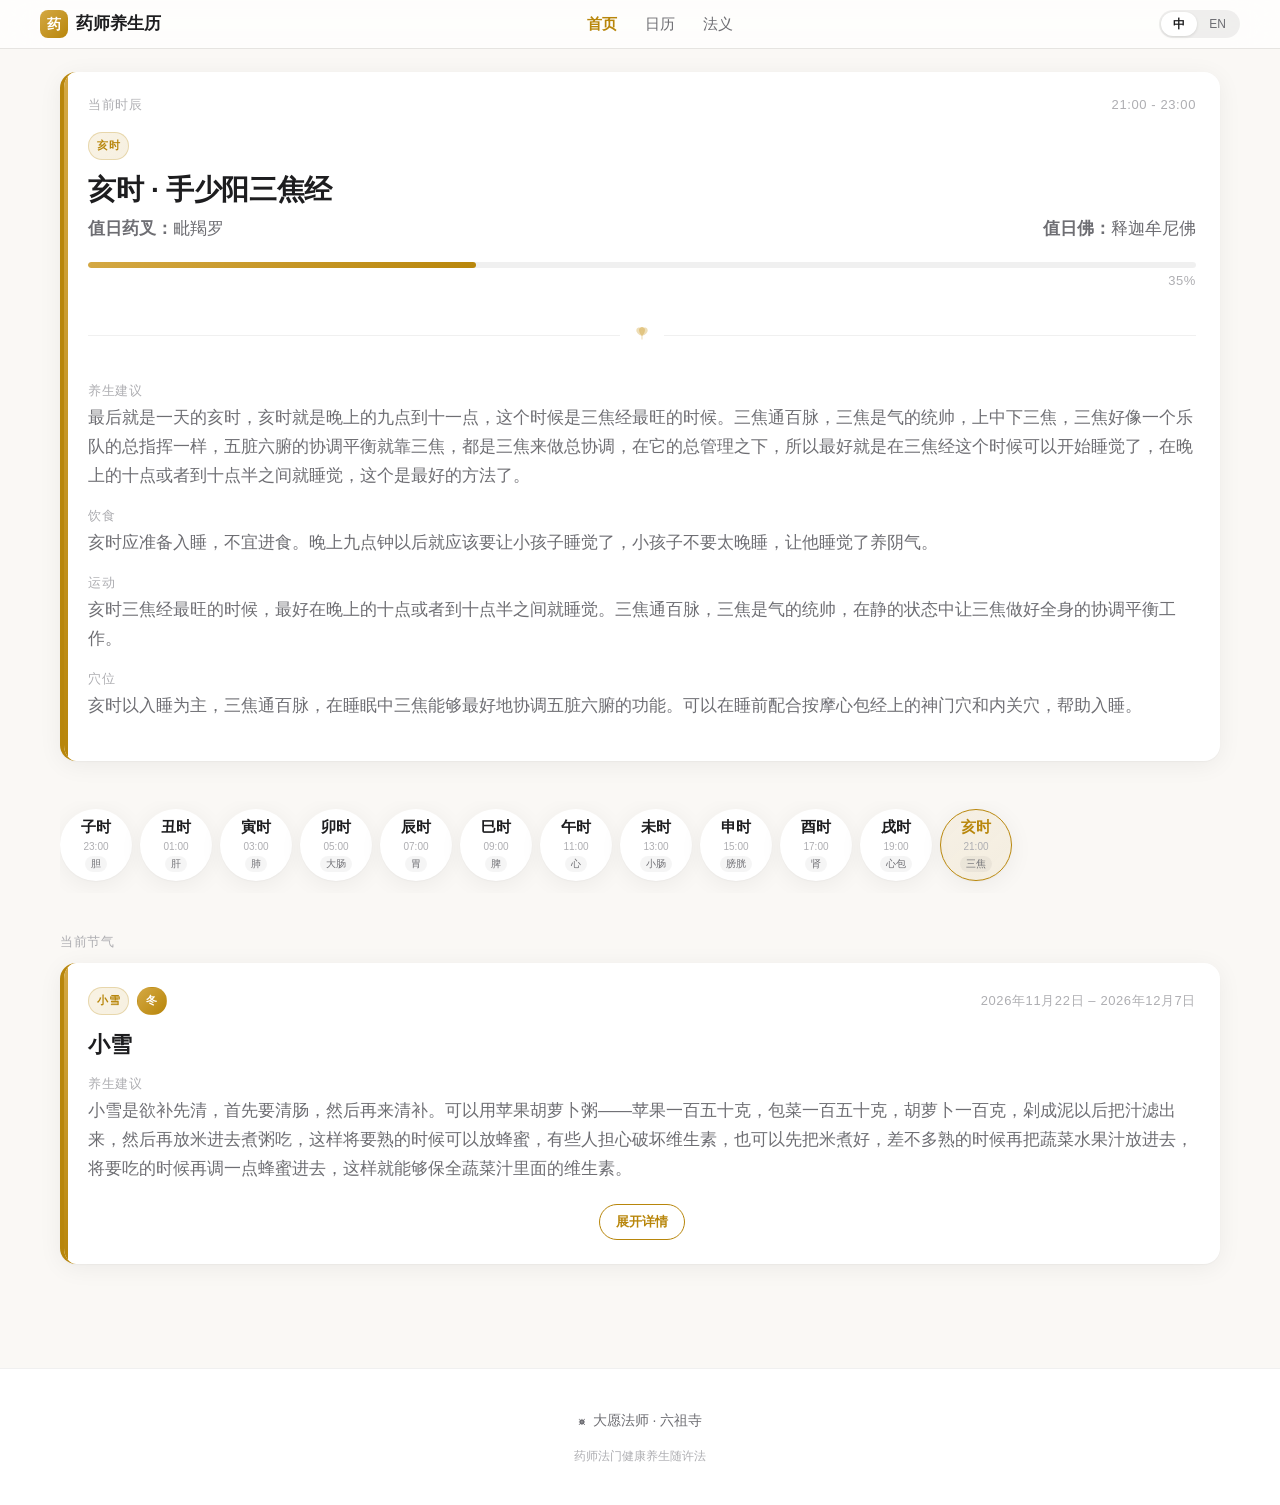
<file: index.html>
<!DOCTYPE html>
<html lang="zh-CN">
<head>
  <meta charset="UTF-8">
  <meta name="viewport" content="width=device-width, initial-scale=1.0">
  <title>药师法门 · 养生 | Medicine Buddha Wellness</title>
  <meta name="description" content="药师法门健康养生随许法 — 大愿法师讲述。Medicine Buddha health cultivation practices.">
  <meta name="theme-color" content="#B8860B">
  <meta name="apple-mobile-web-app-capable" content="yes">
  <meta name="apple-mobile-web-app-status-bar-style" content="default">
  <meta property="og:title" content="药师法门 · 养生 | Medicine Buddha Wellness">
  <meta property="og:description" content="药师法门健康养生随许法 — 大愿法师讲述。Auto-detect your current 时辰 and 节气 for personalized health advice.">
  <meta property="og:type" content="website">
  <link rel="icon" href="data:image/svg+xml,<svg xmlns='http://www.w3.org/2000/svg' viewBox='0 0 100 100'><text y='.9em' font-size='90'>🪷</text></svg>">
  <link rel="manifest" href="manifest.json">
  <link rel="stylesheet" href="css/style.css">
</head>
<body>
  <nav id="main-nav" class="nav"></nav>

  <main class="page-container fade-in">
    <section id="shichen-hero" class="section"></section>
    <section id="shichen-timeline" class="section"></section>
    <section id="jieqi-card" class="section"></section>
  </main>

  <footer id="footer" class="footer"></footer>
  <nav id="bottom-nav" class="bottom-nav"></nav>

  <script type="module">
    import { renderNav, renderFooter } from './js/app.js';
    import { renderShichenHero, renderShichenTimeline, startAutoRefresh } from './js/shichen.js';
    import { renderJieqiCard } from './js/jieqi.js';

    renderNav('home');
    renderShichenHero();
    renderShichenTimeline();
    renderJieqiCard();
    renderFooter();
    startAutoRefresh();

    window.addEventListener('langchange', () => {
      renderNav('home');
      renderShichenHero();
      renderShichenTimeline();
      renderJieqiCard();
      renderFooter();
    });

    if ('serviceWorker' in navigator) {
      navigator.serviceWorker.register('./sw.js');
    }
  </script>
</body>
</html>
</file>
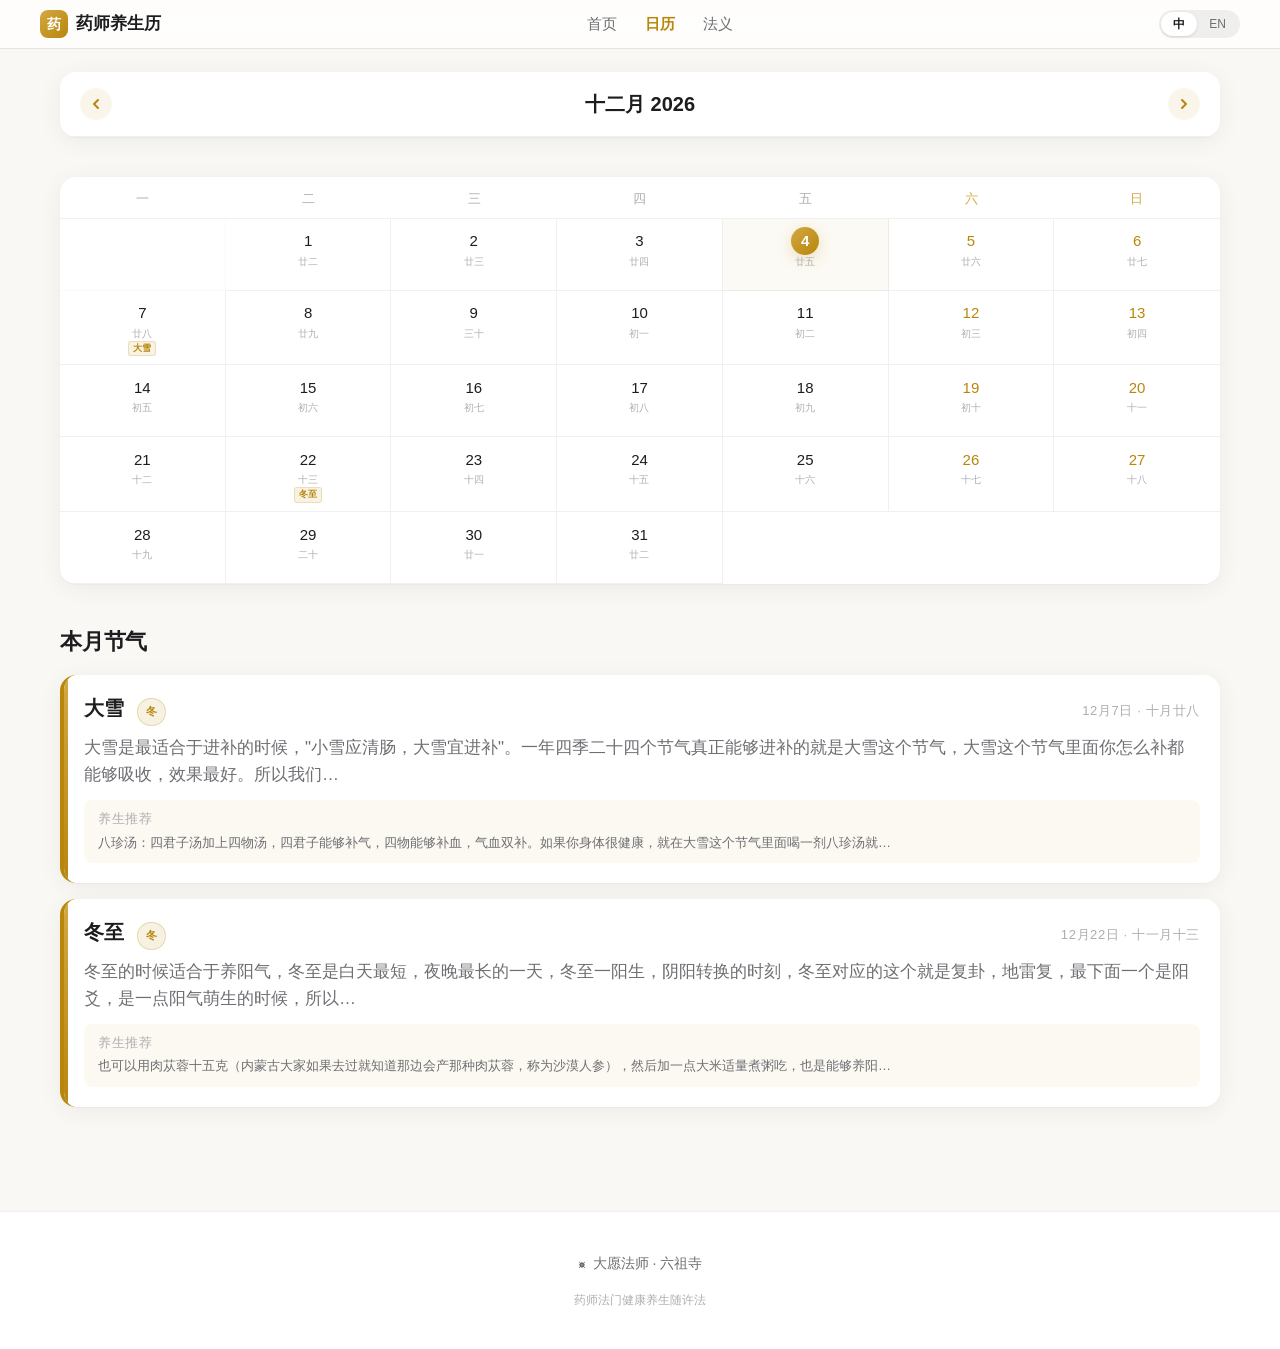
<file: calendar.html>
<!DOCTYPE html>
<html lang="zh-CN">
<head>
  <meta charset="UTF-8">
  <meta name="viewport" content="width=device-width, initial-scale=1.0">
  <title>日历 | Calendar — 药师法门养生</title>
  <meta name="description" content="药师法门健康养生随许法 — 大愿法师讲述。Medicine Buddha health cultivation practices.">
  <meta name="theme-color" content="#B8860B">
  <meta name="apple-mobile-web-app-capable" content="yes">
  <meta name="apple-mobile-web-app-status-bar-style" content="default">
  <meta property="og:title" content="日历 | Calendar — 药师法门养生">
  <meta property="og:description" content="药师法门健康养生随许法 — 大愿法师讲述。Auto-detect your current 时辰 and 节气 for personalized health advice.">
  <meta property="og:type" content="website">
  <link rel="icon" href="data:image/svg+xml,<svg xmlns='http://www.w3.org/2000/svg' viewBox='0 0 100 100'><text y='.9em' font-size='90'>🪷</text></svg>">
  <link rel="manifest" href="manifest.json">
  <link rel="stylesheet" href="css/style.css">
</head>
<body>
  <nav id="main-nav" class="nav"></nav>

  <main class="page-container fade-in">
    <div id="calendar-header" class="section"></div>
    <div id="calendar-grid" class="section"></div>
    <div id="jieqi-summary" class="section"></div>
    <div id="daily-view" class="section" style="display:none"></div>
  </main>

  <footer id="footer" class="footer"></footer>
  <nav id="bottom-nav" class="bottom-nav"></nav>

  <script type="module">
    import { renderNav, renderFooter } from './js/app.js';
    import { initCalendar } from './js/calendar.js';
    renderNav('calendar');
    initCalendar();
    renderFooter();
    window.addEventListener('langchange', () => {
      renderNav('calendar');
      initCalendar();
      renderFooter();
    });
  </script>
</body>
</html>
</file>
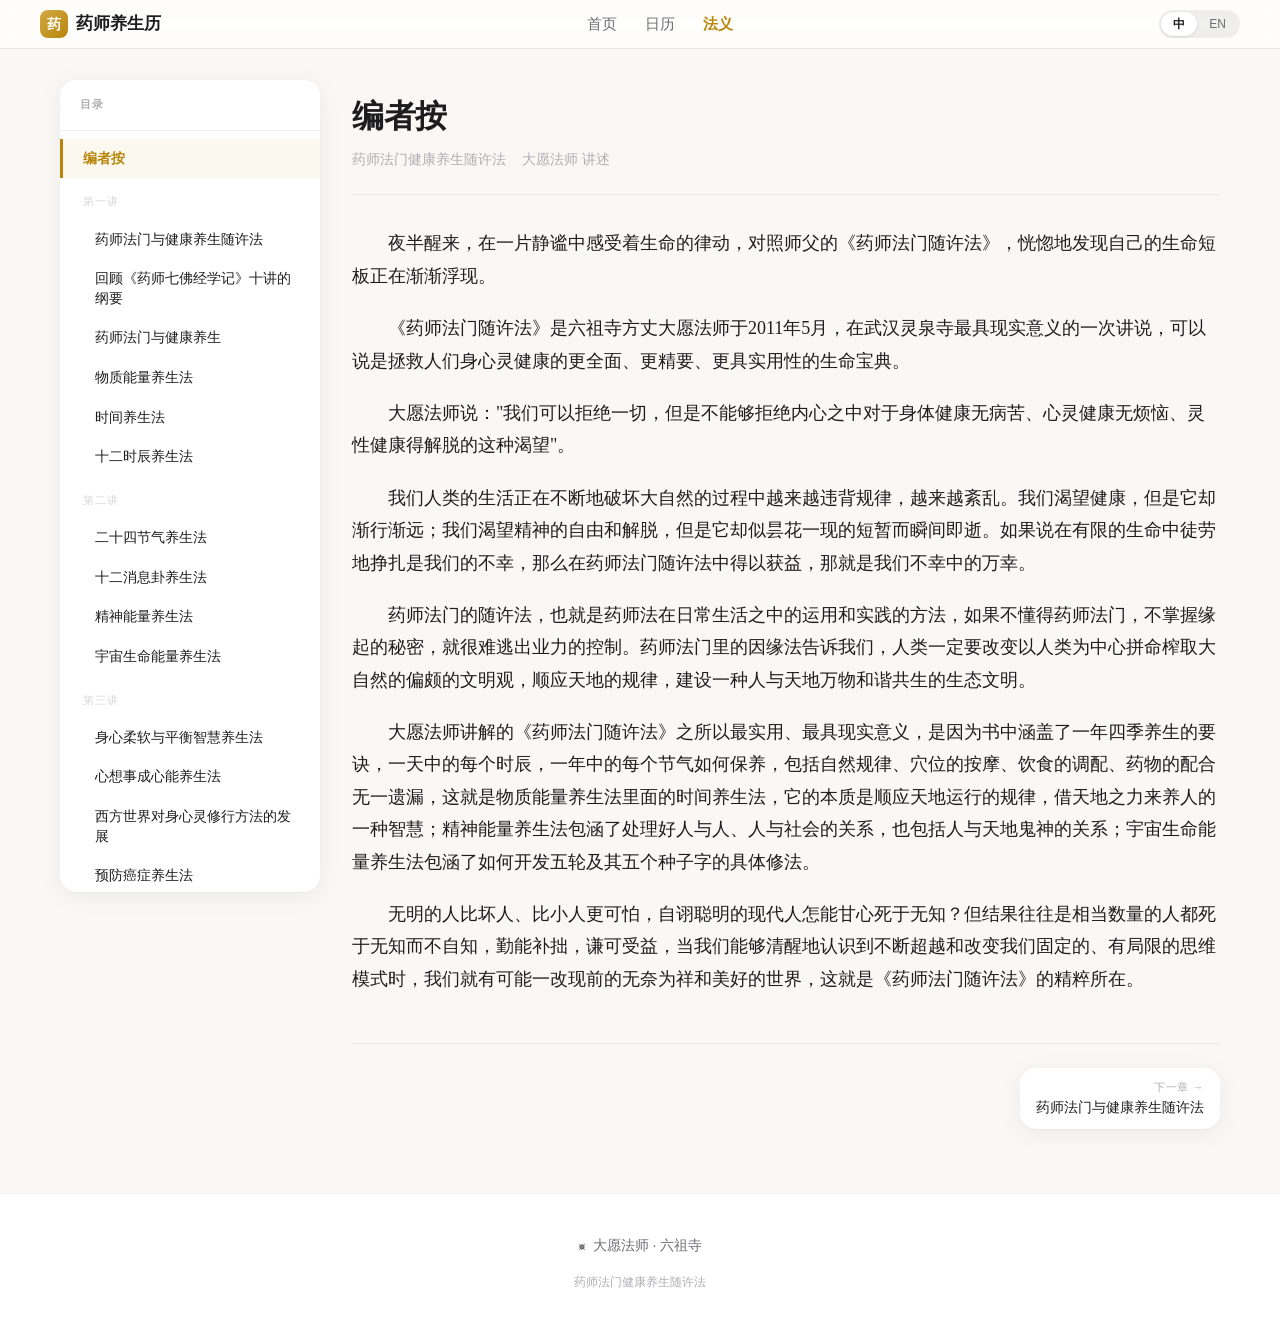
<file: readings.html>
<!DOCTYPE html>
<html lang="zh-CN">
<head>
  <meta charset="UTF-8">
  <meta name="viewport" content="width=device-width, initial-scale=1.0">
  <title>阅读 | Readings — 药师法门养生</title>
  <meta name="description" content="药师法门健康养生随许法 — 大愿法师讲述。Medicine Buddha health cultivation practices.">
  <meta name="theme-color" content="#B8860B">
  <meta name="apple-mobile-web-app-capable" content="yes">
  <meta name="apple-mobile-web-app-status-bar-style" content="default">
  <meta property="og:title" content="阅读 | Readings — 药师法门养生">
  <meta property="og:description" content="药师法门健康养生随许法 — 大愿法师讲述。Auto-detect your current 时辰 and 节气 for personalized health advice.">
  <meta property="og:type" content="website">
  <link rel="icon" href="data:image/svg+xml,<svg xmlns='http://www.w3.org/2000/svg' viewBox='0 0 100 100'><text y='.9em' font-size='90'>🪷</text></svg>">
  <link rel="manifest" href="manifest.json">
  <link rel="stylesheet" href="css/style.css">
</head>
<body>
  <nav id="main-nav" class="nav"></nav>

  <div id="reading-progress-bar" class="reading-progress-bar">
    <div id="reading-progress-fill" class="reading-progress-bar__fill"></div>
  </div>

  <div class="readings-layout">
    <aside id="readings-sidebar" class="readings-sidebar"></aside>
    <main id="readings-content" class="readings-content fade-in"></main>
  </div>

  <div id="sidebar-overlay" class="sidebar-overlay"></div>

  <button id="sidebar-toggle" class="sidebar-toggle" aria-label="Toggle table of contents">
    <svg width="24" height="24" viewBox="0 0 24 24" fill="none" stroke="currentColor" stroke-width="1.5"><path d="M3 12h18M3 6h18M3 18h18"/></svg>
    目录 / Contents
  </button>

  <footer id="footer" class="footer"></footer>
  <nav id="bottom-nav" class="bottom-nav"></nav>

  <script type="module">
    import { renderNav, renderFooter } from './js/app.js';
    import { initReadings } from './js/readings.js';

    renderNav('readings');
    initReadings();
    renderFooter();

    window.addEventListener('langchange', () => {
      renderNav('readings');
      initReadings();
      renderFooter();
    });
  </script>
</body>
</html>
</file>
<file: css/style.css>
/* ============================================================
   Yaoshi Health Calendar — Design System
   Apple-inspired gold/white theme
   ============================================================ */

/* ============================================================
   1. CSS CUSTOM PROPERTIES (DESIGN TOKENS)
   ============================================================ */

:root {
  /* Colors — Gold */
  --color-gold-primary: #B8860B;
  --color-gold-light: #D4A843;
  --color-gold-gradient: linear-gradient(135deg, #D4A843, #B8860B);
  --color-gold-gradient-reverse: linear-gradient(135deg, #B8860B, #D4A843);
  --color-cream: #F5ECD7;

  /* Colors — Neutrals */
  --color-bg-page: #FAF8F5;
  --color-bg-card: #FFFFFF;
  --color-bg-frosted: rgba(255, 255, 255, 0.72);
  --color-text-primary: #1D1D1F;
  --color-text-secondary: #6E6E73;
  --color-text-tertiary: #AEAEB2;
  --color-divider: rgba(0, 0, 0, 0.06);

  /* Colors — Semantic */
  --color-success: #34C759;
  --color-warning: #FF9500;
  --color-danger: #FF3B30;

  /* Typography — Font Families */
  --font-ui: -apple-system, BlinkMacSystemFont, "SF Pro Display", "SF Pro Text",
    "PingFang SC", "Noto Sans SC", "Helvetica Neue", sans-serif;
  --font-reading: "Noto Serif SC", "Songti SC", Georgia, serif;

  /* Typography — Sizes */
  --text-large-title-size: 34px;
  --text-title-1-size: 28px;
  --text-title-2-size: 22px;
  --text-title-3-size: 20px;
  --text-body-size: 17px;
  --text-caption-size: 13px;
  --text-reading-size: 18px;

  /* Spacing */
  --space-2: 2px;
  --space-4: 4px;
  --space-6: 6px;
  --space-8: 8px;
  --space-10: 10px;
  --space-12: 12px;
  --space-16: 16px;
  --space-20: 20px;
  --space-24: 24px;
  --space-32: 32px;
  --space-40: 40px;
  --space-48: 48px;
  --space-56: 56px;
  --space-64: 64px;
  --space-80: 80px;

  /* Border Radius */
  --radius-sm: 8px;
  --radius-md: 12px;
  --radius-card: 16px;
  --radius-lg: 20px;
  --radius-xl: 24px;
  --radius-pill: 9999px;

  /* Shadows */
  --shadow-card: 0 4px 24px rgba(0, 0, 0, 0.06), 0 1px 2px rgba(0, 0, 0, 0.04);
  --shadow-card-hover: 0 8px 32px rgba(0, 0, 0, 0.10), 0 2px 4px rgba(0, 0, 0, 0.06);
  --shadow-nav: 0 1px 0 rgba(0, 0, 0, 0.08);
  --shadow-bottom-nav: 0 -1px 0 rgba(0, 0, 0, 0.08);
  --shadow-gold: 0 4px 16px rgba(184, 134, 11, 0.24);

  /* Transitions */
  --transition-base: 350ms cubic-bezier(0.25, 0.1, 0.25, 1);
  --transition-fast: 200ms cubic-bezier(0.25, 0.1, 0.25, 1);
  --transition-slow: 500ms cubic-bezier(0.25, 0.1, 0.25, 1);

  /* Layout */
  --nav-height: 48px;
  --bottom-nav-height: 56px;
  --content-max-width: 1200px;
  --sidebar-width: 260px;

  /* Z-index */
  --z-base: 1;
  --z-card: 10;
  --z-nav: 100;
  --z-bottom-nav: 100;
  --z-overlay: 200;
  --z-modal: 300;
}

/* ============================================================
   2. RESET & BASE STYLES
   ============================================================ */

*,
*::before,
*::after {
  box-sizing: border-box;
  margin: 0;
  padding: 0;
}

html {
  font-size: 16px;
  scroll-behavior: smooth;
  -webkit-text-size-adjust: 100%;
  text-size-adjust: 100%;
}

body {
  font-family: var(--font-ui);
  font-size: var(--text-body-size);
  font-weight: 400;
  line-height: 1.6;
  color: var(--color-text-primary);
  background-color: var(--color-bg-page);
  -webkit-font-smoothing: antialiased;
  -moz-osx-font-smoothing: grayscale;
  min-height: 100vh;
}

img,
video {
  max-width: 100%;
  height: auto;
  display: block;
}

a {
  color: var(--color-gold-primary);
  text-decoration: none;
  transition: color var(--transition-fast);
}

a:hover {
  color: var(--color-gold-light);
}

ul,
ol {
  list-style: none;
}

button {
  font-family: inherit;
  cursor: pointer;
  border: none;
  background: none;
  padding: 0;
}

input,
select,
textarea {
  font-family: inherit;
  font-size: inherit;
}

/* Focus visible — accessibility */
:focus-visible {
  outline: 2px solid var(--color-gold-primary);
  outline-offset: 2px;
  border-radius: var(--radius-sm);
}

/* ============================================================
   3. TYPOGRAPHY CLASSES
   ============================================================ */

.large-title {
  font-family: var(--font-ui);
  font-size: var(--text-large-title-size);
  font-weight: 700;
  letter-spacing: -0.4px;
  line-height: 1.2;
  color: var(--color-text-primary);
}

.title-1 {
  font-family: var(--font-ui);
  font-size: var(--text-title-1-size);
  font-weight: 700;
  letter-spacing: -0.3px;
  line-height: 1.25;
  color: var(--color-text-primary);
}

.title-2 {
  font-family: var(--font-ui);
  font-size: var(--text-title-2-size);
  font-weight: 700;
  letter-spacing: -0.2px;
  line-height: 1.3;
  color: var(--color-text-primary);
}

.title-3 {
  font-family: var(--font-ui);
  font-size: var(--text-title-3-size);
  font-weight: 600;
  letter-spacing: -0.1px;
  line-height: 1.35;
  color: var(--color-text-primary);
}

.body-text {
  font-family: var(--font-ui);
  font-size: var(--text-body-size);
  font-weight: 400;
  line-height: 1.6;
  color: var(--color-text-primary);
}

.caption {
  font-family: var(--font-ui);
  font-size: var(--text-caption-size);
  font-weight: 400;
  line-height: 1.4;
  letter-spacing: 0.6px;
  text-transform: uppercase;
  color: var(--color-text-tertiary);
}

.reading-text {
  font-family: var(--font-reading);
  font-size: var(--text-reading-size);
  font-weight: 400;
  line-height: 1.8;
  color: var(--color-text-primary);
}

/* Text color utilities */
.text-primary   { color: var(--color-text-primary); }
.text-secondary { color: var(--color-text-secondary); }
.text-tertiary  { color: var(--color-text-tertiary); }
.text-gold      { color: var(--color-gold-primary); }

/* ============================================================
   4. NAVIGATION BAR
   ============================================================ */

.nav {
  position: fixed;
  top: 0;
  left: 0;
  right: 0;
  z-index: var(--z-nav);
  height: var(--nav-height);
  background: var(--color-bg-frosted);
  -webkit-backdrop-filter: blur(20px) saturate(180%);
  backdrop-filter: blur(20px) saturate(180%);
  box-shadow: var(--shadow-nav);
  display: flex;
  align-items: center;
  padding: 0 var(--space-20);
}

.nav__inner {
  display: flex;
  align-items: center;
  justify-content: space-between;
  width: 100%;
  max-width: var(--content-max-width);
  margin: 0 auto;
}

.nav__logo {
  display: flex;
  align-items: center;
  gap: var(--space-8);
  text-decoration: none;
}

.nav__logo-icon {
  width: 28px;
  height: 28px;
  background: var(--color-gold-gradient);
  border-radius: var(--radius-sm);
  display: flex;
  align-items: center;
  justify-content: center;
  color: #fff;
  font-size: 14px;
  font-weight: 700;
  flex-shrink: 0;
}

.nav__logo-text {
  font-size: 17px;
  font-weight: 600;
  color: var(--color-text-primary);
  letter-spacing: -0.1px;
}

.nav__links {
  display: flex;
  align-items: center;
  gap: var(--space-4);
}

.nav__link {
  font-size: 15px;
  font-weight: 500;
  color: var(--color-text-secondary);
  padding: var(--space-6) var(--space-12);
  border-radius: var(--radius-sm);
  transition: color var(--transition-fast), background var(--transition-fast);
  text-decoration: none;
}

.nav__link:hover {
  color: var(--color-text-primary);
  background: rgba(0, 0, 0, 0.04);
}

.nav__link--active {
  color: var(--color-gold-primary);
  font-weight: 600;
}

.nav__link--active:hover {
  color: var(--color-gold-primary);
  background: rgba(184, 134, 11, 0.06);
}

/* Language segmented control */
.lang-toggle {
  display: flex;
  align-items: center;
  background: rgba(0, 0, 0, 0.06);
  border-radius: var(--radius-pill);
  padding: 2px;
  gap: 0;
}

.lang-toggle__btn {
  font-family: var(--font-ui);
  font-size: 12px;
  font-weight: 500;
  color: var(--color-text-secondary);
  padding: 4px 12px;
  border-radius: var(--radius-pill);
  cursor: pointer;
  border: none;
  background: none;
  transition: background var(--transition-fast), color var(--transition-fast);
  white-space: nowrap;
  line-height: 1.4;
}

.lang-toggle__btn:hover {
  color: var(--color-text-primary);
}

.lang-toggle__btn--active {
  background: var(--color-bg-card);
  color: var(--color-text-primary);
  font-weight: 600;
  box-shadow: 0 1px 3px rgba(0, 0, 0, 0.12);
}

/* ============================================================
   5. CARD STYLES
   ============================================================ */

/* Base card */
.card {
  background: var(--color-bg-card);
  border-radius: var(--radius-card);
  box-shadow: var(--shadow-card);
  overflow: hidden;
  transition: transform var(--transition-base), box-shadow var(--transition-base);
}

.card:hover {
  transform: translateY(-2px);
  box-shadow: var(--shadow-card-hover);
}

.card:active {
  transform: scale(0.98);
  transition-duration: var(--transition-fast);
}

.card__body {
  padding: var(--space-20);
}

.card__header {
  padding: var(--space-20) var(--space-20) 0;
}

.card__footer {
  padding: 0 var(--space-20) var(--space-20);
}

/* Hero card — gold gradient left border */
.card--hero {
  position: relative;
  border-left: 4px solid transparent;
  background-clip: padding-box;
}

.card--hero::before {
  content: "";
  position: absolute;
  inset: 0;
  left: -4px;
  border-radius: var(--radius-card);
  background: var(--color-gold-gradient);
  z-index: -1;
}

/* Alternative hero approach using border-image */
.card--hero-border {
  border-left: 4px solid var(--color-gold-primary);
  background: var(--color-bg-card);
  border-radius: var(--radius-card);
  box-shadow: var(--shadow-card);
  overflow: hidden;
  transition: transform var(--transition-base), box-shadow var(--transition-base);
  position: relative;
}

.card--hero-border::after {
  content: "";
  position: absolute;
  left: 0;
  top: 0;
  bottom: 0;
  width: 4px;
  background: var(--color-gold-gradient);
  border-radius: var(--radius-card) 0 0 var(--radius-card);
}

.card--hero-border:hover {
  transform: translateY(-2px);
  box-shadow: var(--shadow-card-hover);
}

/* Grouped card — inset list style */
.card--grouped {
  background: var(--color-bg-card);
  border-radius: var(--radius-card);
  box-shadow: var(--shadow-card);
  overflow: hidden;
}

.card--grouped .card-row {
  display: flex;
  align-items: center;
  padding: var(--space-16) var(--space-20);
  border-bottom: 1px solid var(--color-divider);
  transition: background var(--transition-fast);
}

.card--grouped .card-row:last-child {
  border-bottom: none;
}

.card--grouped .card-row:hover {
  background: rgba(0, 0, 0, 0.02);
}

/* Frosted glass card */
.card--frosted {
  background: var(--color-bg-frosted);
  -webkit-backdrop-filter: blur(20px) saturate(180%);
  backdrop-filter: blur(20px) saturate(180%);
  border: 1px solid rgba(255, 255, 255, 0.5);
  border-radius: var(--radius-card);
  box-shadow: var(--shadow-card);
  transition: transform var(--transition-base), box-shadow var(--transition-base);
}

.card--frosted:hover {
  transform: translateY(-2px);
  box-shadow: var(--shadow-card-hover);
}

/* Cream card */
.card--cream {
  background: var(--color-cream);
  border-radius: var(--radius-card);
  box-shadow: var(--shadow-card);
}

/* ============================================================
   6. LAYOUT UTILITIES
   ============================================================ */

/* Page container */
.page-container {
  max-width: var(--content-max-width);
  margin: 0 auto;
  padding: 0 var(--space-20);
  padding-top: calc(var(--nav-height) + var(--space-24));
  padding-bottom: var(--space-64);
}

/* On mobile, account for bottom nav */
@media (max-width: 767px) {
  .page-container {
    padding-bottom: calc(var(--bottom-nav-height) + var(--space-32));
  }
}

/* Section */
.section {
  margin-bottom: var(--space-40);
}

.section__header {
  display: flex;
  align-items: baseline;
  justify-content: space-between;
  margin-bottom: var(--space-16);
}

.section__title {
  font-size: var(--text-title-2-size);
  font-weight: 700;
  color: var(--color-text-primary);
  letter-spacing: -0.2px;
}

.section__link {
  font-size: var(--text-caption-size);
  font-weight: 500;
  color: var(--color-gold-primary);
  text-transform: uppercase;
  letter-spacing: 0.6px;
}

/* Grid utilities */
.grid-2 {
  display: grid;
  grid-template-columns: repeat(2, 1fr);
  gap: var(--space-16);
}

.grid-3 {
  display: grid;
  grid-template-columns: repeat(3, 1fr);
  gap: var(--space-16);
}

.grid-4 {
  display: grid;
  grid-template-columns: repeat(4, 1fr);
  gap: var(--space-16);
}

@media (max-width: 1023px) {
  .grid-3 { grid-template-columns: repeat(2, 1fr); }
  .grid-4 { grid-template-columns: repeat(2, 1fr); }
}

@media (max-width: 767px) {
  .grid-2 { grid-template-columns: 1fr; }
  .grid-3 { grid-template-columns: 1fr; }
  .grid-4 { grid-template-columns: repeat(2, 1fr); }
}

/* Flex utilities */
.flex-between {
  display: flex;
  align-items: center;
  justify-content: space-between;
}

.flex-center {
  display: flex;
  align-items: center;
  justify-content: center;
}

.flex-start {
  display: flex;
  align-items: center;
  justify-content: flex-start;
}

.flex-col {
  display: flex;
  flex-direction: column;
}

.gap-4  { gap: var(--space-4); }
.gap-8  { gap: var(--space-8); }
.gap-12 { gap: var(--space-12); }
.gap-16 { gap: var(--space-16); }
.gap-20 { gap: var(--space-20); }
.gap-24 { gap: var(--space-24); }

/* Spacing utilities */
.mt-8  { margin-top: var(--space-8); }
.mt-12 { margin-top: var(--space-12); }
.mt-16 { margin-top: var(--space-16); }
.mt-24 { margin-top: var(--space-24); }
.mt-32 { margin-top: var(--space-32); }
.mb-8  { margin-bottom: var(--space-8); }
.mb-12 { margin-bottom: var(--space-12); }
.mb-16 { margin-bottom: var(--space-16); }
.mb-24 { margin-bottom: var(--space-24); }
.mb-32 { margin-bottom: var(--space-32); }

/* Animations */
@keyframes fadeIn {
  from {
    opacity: 0;
    transform: translateY(12px);
  }
  to {
    opacity: 1;
    transform: translateY(0);
  }
}

@keyframes fadeInScale {
  from {
    opacity: 0;
    transform: scale(0.96);
  }
  to {
    opacity: 1;
    transform: scale(1);
  }
}

@keyframes shimmer {
  from { background-position: -200% center; }
  to   { background-position: 200% center; }
}

@keyframes spin {
  to { transform: rotate(360deg); }
}

.fade-in {
  animation: fadeIn 0.5s var(--transition-base) both;
}

.fade-in-scale {
  animation: fadeInScale 0.4s var(--transition-base) both;
}

/* Staggered delay utilities */
.delay-1 { animation-delay: 50ms; }
.delay-2 { animation-delay: 100ms; }
.delay-3 { animation-delay: 150ms; }
.delay-4 { animation-delay: 200ms; }
.delay-5 { animation-delay: 250ms; }

/* ============================================================
   7. UI COMPONENTS
   ============================================================ */

/* Gold tag / badge */
.gold-tag {
  display: inline-flex;
  align-items: center;
  gap: var(--space-4);
  padding: var(--space-4) var(--space-8);
  background: linear-gradient(135deg, rgba(212, 168, 67, 0.15), rgba(184, 134, 11, 0.12));
  border: 1px solid rgba(184, 134, 11, 0.25);
  color: var(--color-gold-primary);
  font-size: 11px;
  font-weight: 600;
  letter-spacing: 0.5px;
  text-transform: uppercase;
  border-radius: var(--radius-pill);
  white-space: nowrap;
}

.gold-tag--solid {
  background: var(--color-gold-gradient);
  border-color: transparent;
  color: #fff;
}

/* Progress bar */
.progress-bar {
  width: 100%;
  height: 6px;
  background: var(--color-divider);
  border-radius: var(--radius-pill);
  overflow: hidden;
}

.progress-bar__fill {
  height: 100%;
  background: var(--color-gold-gradient);
  border-radius: var(--radius-pill);
  transition: width var(--transition-slow);
  transform-origin: left center;
}

.progress-bar--thin {
  height: 3px;
}

.progress-bar--thick {
  height: 10px;
}

/* Reading progress bar — fixed top */
.reading-progress-bar {
  position: fixed;
  top: var(--nav-height);
  left: 0;
  right: 0;
  height: 3px;
  background: transparent;
  z-index: var(--z-nav);
}

.reading-progress-bar__fill {
  height: 100%;
  background: var(--color-gold-gradient);
  width: 0%;
  transition: width 100ms linear;
}

/* Lotus divider */
.lotus-divider {
  display: flex;
  align-items: center;
  gap: var(--space-12);
  margin: var(--space-32) 0;
  color: var(--color-text-tertiary);
}

.lotus-divider::before,
.lotus-divider::after {
  content: "";
  flex: 1;
  height: 1px;
  background: var(--color-divider);
}

.lotus-divider__icon {
  font-size: 16px;
  color: var(--color-gold-light);
  opacity: 0.7;
  flex-shrink: 0;
}

/* Thin plain divider */
.divider {
  height: 1px;
  background: var(--color-divider);
  margin: var(--space-24) 0;
}

/* Button styles */
.btn {
  display: inline-flex;
  align-items: center;
  justify-content: center;
  gap: var(--space-8);
  padding: var(--space-12) var(--space-24);
  font-family: var(--font-ui);
  font-size: 15px;
  font-weight: 600;
  border-radius: var(--radius-pill);
  cursor: pointer;
  transition: all var(--transition-fast);
  white-space: nowrap;
  border: none;
}

.btn:active {
  transform: scale(0.97);
}

.btn--gold {
  background: var(--color-gold-gradient);
  color: #fff;
  box-shadow: var(--shadow-gold);
}

.btn--gold:hover {
  box-shadow: 0 6px 20px rgba(184, 134, 11, 0.36);
  filter: brightness(1.05);
}

.btn--ghost {
  background: transparent;
  color: var(--color-gold-primary);
  border: 1.5px solid var(--color-gold-primary);
}

.btn--ghost:hover {
  background: rgba(184, 134, 11, 0.06);
}

.btn--sm {
  font-size: 13px;
  padding: var(--space-8) var(--space-16);
}

/* ============================================================
   8. MOBILE BOTTOM TAB BAR
   ============================================================ */

.bottom-nav {
  display: none; /* hidden on desktop */
  position: fixed;
  bottom: 0;
  left: 0;
  right: 0;
  z-index: var(--z-bottom-nav);
  height: var(--bottom-nav-height);
  background: var(--color-bg-frosted);
  -webkit-backdrop-filter: blur(20px) saturate(180%);
  backdrop-filter: blur(20px) saturate(180%);
  box-shadow: var(--shadow-bottom-nav);
  padding-bottom: env(safe-area-inset-bottom, 0px);
}

.bottom-nav__inner {
  display: flex;
  align-items: stretch;
  height: 100%;
}

.bottom-nav__tab {
  flex: 1;
  display: flex;
  flex-direction: column;
  align-items: center;
  justify-content: center;
  gap: 3px;
  cursor: pointer;
  text-decoration: none;
  color: var(--color-text-tertiary);
  transition: color var(--transition-fast);
  padding: var(--space-6) var(--space-4);
  min-width: 0;
  -webkit-tap-highlight-color: transparent;
}

.bottom-nav__tab:hover {
  color: var(--color-text-secondary);
}

.bottom-nav__tab--active {
  color: var(--color-gold-primary);
}

.bottom-nav__icon {
  width: 24px;
  height: 24px;
  flex-shrink: 0;
}

.bottom-nav__label {
  font-size: 10px;
  font-weight: 500;
  letter-spacing: 0.3px;
  line-height: 1;
  white-space: nowrap;
}

@media (max-width: 767px) {
  .bottom-nav {
    display: block;
  }

  /* Hide desktop nav links on mobile */
  .nav__links {
    display: none;
  }
}

/* ============================================================
   9. SHICHEN TIMELINE
   ============================================================ */

.shichen-timeline {
  display: flex;
  overflow-x: auto;
  scroll-snap-type: x mandatory;
  -webkit-overflow-scrolling: touch;
  gap: var(--space-8);
  padding: var(--space-8) 0 var(--space-12);
  scrollbar-width: none;
  -ms-overflow-style: none;
}

.shichen-timeline::-webkit-scrollbar {
  display: none;
}

.shichen-pill {
  flex-shrink: 0;
  scroll-snap-align: start;
  display: flex;
  flex-direction: column;
  align-items: center;
  gap: var(--space-4);
  padding: var(--space-8) var(--space-16);
  background: var(--color-bg-card);
  border-radius: var(--radius-pill);
  box-shadow: var(--shadow-card);
  cursor: pointer;
  transition: all var(--transition-fast);
  border: 1.5px solid transparent;
  min-width: 72px;
}

.shichen-pill:hover {
  transform: translateY(-1px);
  box-shadow: var(--shadow-card-hover);
}

.shichen-pill--active {
  border-color: var(--color-gold-primary);
  background: linear-gradient(135deg, rgba(212, 168, 67, 0.1), rgba(184, 134, 11, 0.08));
}

.shichen-pill__name {
  font-size: 15px;
  font-weight: 600;
  color: var(--color-text-primary);
}

.shichen-pill--active .shichen-pill__name {
  color: var(--color-gold-primary);
}

.shichen-pill__time {
  font-size: 11px;
  color: var(--color-text-tertiary);
  white-space: nowrap;
}

.shichen-pill__element {
  font-size: 10px;
  font-weight: 500;
  color: var(--color-text-secondary);
  background: rgba(0, 0, 0, 0.04);
  padding: 1px 6px;
  border-radius: var(--radius-pill);
}

/* ============================================================
   10. CALENDAR GRID
   ============================================================ */

.calendar-grid-wrapper {
  background: var(--color-bg-card);
  border-radius: var(--radius-card);
  box-shadow: var(--shadow-card);
  overflow: hidden;
}

/* Weekday header row */
.calendar-weekdays {
  display: grid;
  grid-template-columns: repeat(7, 1fr);
  border-bottom: 1px solid var(--color-divider);
  padding: var(--space-8) 0 var(--space-4);
}

.calendar-weekday {
  font-size: var(--text-caption-size);
  font-weight: 500;
  text-align: center;
  color: var(--color-text-tertiary);
  letter-spacing: 0.4px;
  text-transform: uppercase;
  padding: var(--space-4);
}

.calendar-weekday--weekend {
  color: var(--color-gold-light);
}

/* Calendar body grid */
.calendar-body {
  display: grid;
  grid-template-columns: repeat(7, 1fr);
}

/* Day cell */
.calendar-day {
  display: flex;
  flex-direction: column;
  align-items: center;
  justify-content: flex-start;
  gap: 2px;
  padding: var(--space-8) var(--space-4);
  min-height: 72px;
  border-bottom: 1px solid var(--color-divider);
  border-right: 1px solid var(--color-divider);
  cursor: pointer;
  transition: background var(--transition-fast);
  position: relative;
}

.calendar-day:nth-child(7n) {
  border-right: none;
}

.calendar-day:hover {
  background: rgba(0, 0, 0, 0.02);
}

.calendar-day--other-month {
  opacity: 0.3;
}

.calendar-day--weekend .calendar-day__solar {
  color: var(--color-gold-primary);
}

/* Today highlight */
.calendar-day--today {
  background: rgba(184, 134, 11, 0.04);
}

.calendar-day--today .calendar-day__solar {
  background: var(--color-gold-gradient);
  color: #fff;
  width: 28px;
  height: 28px;
  border-radius: 50%;
  display: flex;
  align-items: center;
  justify-content: center;
  font-weight: 700;
  font-size: 15px;
  line-height: 1;
  box-shadow: var(--shadow-gold);
}

.calendar-day--selected {
  background: rgba(184, 134, 11, 0.06);
}

.calendar-day--selected .calendar-day__solar {
  border: 1.5px solid var(--color-gold-primary);
  width: 28px;
  height: 28px;
  border-radius: 50%;
  display: flex;
  align-items: center;
  justify-content: center;
  font-weight: 600;
}

/* Day cell inner elements */
.calendar-day__solar {
  font-size: 15px;
  font-weight: 500;
  color: var(--color-text-primary);
  line-height: 1;
  width: 28px;
  height: 28px;
  display: flex;
  align-items: center;
  justify-content: center;
  flex-shrink: 0;
}

.calendar-day__lunar {
  font-size: 10px;
  color: var(--color-text-tertiary);
  line-height: 1;
  white-space: nowrap;
}

/* Jieqi (solar term) marker */
.calendar-day__jieqi {
  font-size: 9px;
  font-weight: 600;
  color: var(--color-gold-primary);
  background: linear-gradient(135deg, rgba(212, 168, 67, 0.15), rgba(184, 134, 11, 0.10));
  border: 1px solid rgba(184, 134, 11, 0.2);
  padding: 1px 4px;
  border-radius: 3px;
  white-space: nowrap;
  line-height: 1.3;
}

/* Event dot indicator */
.calendar-day__dots {
  display: flex;
  gap: 2px;
  justify-content: center;
  position: absolute;
  bottom: 4px;
}

.calendar-day__dot {
  width: 4px;
  height: 4px;
  border-radius: 50%;
  background: var(--color-gold-light);
}

/* Calendar nav header */
.calendar-nav {
  display: flex;
  align-items: center;
  justify-content: space-between;
  padding: var(--space-16) var(--space-20);
  border-bottom: 1px solid var(--color-divider);
}

.calendar-nav__title {
  font-size: var(--text-title-3-size);
  font-weight: 600;
  color: var(--color-text-primary);
}

.calendar-nav__btn {
  width: 32px;
  height: 32px;
  border-radius: 50%;
  display: flex;
  align-items: center;
  justify-content: center;
  cursor: pointer;
  color: var(--color-gold-primary);
  background: rgba(184, 134, 11, 0.08);
  border: none;
  transition: background var(--transition-fast), transform var(--transition-fast);
  font-size: 16px;
}

.calendar-nav__btn:hover {
  background: rgba(184, 134, 11, 0.15);
  transform: scale(1.05);
}

/* ============================================================
   11. READINGS PAGE
   ============================================================ */

.readings-layout {
  display: grid;
  grid-template-columns: var(--sidebar-width) 1fr;
  gap: var(--space-32);
  align-items: start;
  padding-top: calc(var(--nav-height) + var(--space-32));
  max-width: var(--content-max-width);
  margin: 0 auto;
  padding-left: var(--space-20);
  padding-right: var(--space-20);
  padding-bottom: var(--space-64);
}

/* Sidebar */
.readings-sidebar {
  position: sticky;
  top: calc(var(--nav-height) + var(--space-20));
  background: var(--color-bg-card);
  border-radius: var(--radius-card);
  box-shadow: var(--shadow-card);
  overflow: hidden;
  max-height: calc(100vh - var(--nav-height) - var(--space-40));
  display: flex;
  flex-direction: column;
}

.readings-sidebar__header {
  padding: var(--space-16) var(--space-20);
  border-bottom: 1px solid var(--color-divider);
  font-size: 11px;
  font-weight: 600;
  color: var(--color-text-tertiary);
  text-transform: uppercase;
  letter-spacing: 0.8px;
  flex-shrink: 0;
}

.readings-sidebar__list {
  overflow-y: auto;
  flex: 1;
  padding: var(--space-8) 0;
  scrollbar-width: thin;
  scrollbar-color: var(--color-divider) transparent;
}

.readings-sidebar__list::-webkit-scrollbar {
  width: 4px;
}

.readings-sidebar__list::-webkit-scrollbar-track {
  background: transparent;
}

.readings-sidebar__list::-webkit-scrollbar-thumb {
  background: var(--color-divider);
  border-radius: 2px;
}

.sidebar-item {
  display: flex;
  align-items: center;
  gap: var(--space-12);
  padding: var(--space-10, 10px) var(--space-20);
  cursor: pointer;
  text-decoration: none;
  transition: background var(--transition-fast);
  border-left: 3px solid transparent;
}

.sidebar-item:hover {
  background: rgba(0, 0, 0, 0.02);
}

.sidebar-item--active {
  background: rgba(184, 134, 11, 0.06);
  border-left-color: var(--color-gold-primary);
}

.sidebar-item__title {
  font-size: 14px;
  font-weight: 500;
  color: var(--color-text-primary);
  line-height: 1.4;
}

.sidebar-item--active .sidebar-item__title {
  color: var(--color-gold-primary);
  font-weight: 600;
}

.sidebar-item__meta {
  font-size: 11px;
  color: var(--color-text-tertiary);
  margin-top: 2px;
}

/* TOC — table of contents within reading */
.toc {
  background: var(--color-cream);
  border-radius: var(--radius-md);
  padding: var(--space-16) var(--space-20);
  margin: var(--space-24) 0;
}

.toc__title {
  font-size: var(--text-caption-size);
  font-weight: 600;
  text-transform: uppercase;
  letter-spacing: 0.8px;
  color: var(--color-text-tertiary);
  margin-bottom: var(--space-12);
}

.toc__list {
  display: flex;
  flex-direction: column;
  gap: var(--space-6);
}

.toc__item {
  font-size: 14px;
  color: var(--color-text-secondary);
  text-decoration: none;
  display: flex;
  align-items: center;
  gap: var(--space-8);
  transition: color var(--transition-fast);
  padding: 2px 0;
}

.toc__item::before {
  content: "";
  width: 4px;
  height: 4px;
  border-radius: 50%;
  background: var(--color-gold-light);
  flex-shrink: 0;
}

.toc__item:hover {
  color: var(--color-gold-primary);
}

.toc__item--active {
  color: var(--color-gold-primary);
  font-weight: 500;
}

/* Reading area */
.reading-area {
  min-width: 0; /* prevent grid blowout */
}

.reading-header {
  margin-bottom: var(--space-32);
  padding-bottom: var(--space-24);
  border-bottom: 1px solid var(--color-divider);
}

.reading-header__tags {
  display: flex;
  flex-wrap: wrap;
  gap: var(--space-8);
  margin-bottom: var(--space-16);
}

.reading-header__title {
  font-family: var(--font-reading);
  font-size: 32px;
  font-weight: 700;
  line-height: 1.25;
  color: var(--color-text-primary);
  letter-spacing: -0.3px;
  margin-bottom: var(--space-12);
}

.reading-header__meta {
  font-size: 14px;
  color: var(--color-text-tertiary);
  display: flex;
  flex-wrap: wrap;
  gap: var(--space-16);
}

.reading-content {
  font-family: var(--font-reading);
  font-size: var(--text-reading-size);
  line-height: 1.8;
  color: var(--color-text-primary);
}

.reading-content h2 {
  font-family: var(--font-ui);
  font-size: var(--text-title-2-size);
  font-weight: 700;
  color: var(--color-text-primary);
  margin-top: var(--space-40);
  margin-bottom: var(--space-16);
  letter-spacing: -0.2px;
}

.reading-content h3 {
  font-family: var(--font-ui);
  font-size: var(--text-title-3-size);
  font-weight: 600;
  color: var(--color-text-primary);
  margin-top: var(--space-32);
  margin-bottom: var(--space-12);
}

.reading-content p {
  margin-bottom: var(--space-20);
}

.reading-content blockquote {
  border-left: 3px solid var(--color-gold-primary);
  padding: var(--space-12) var(--space-20);
  margin: var(--space-24) 0;
  background: rgba(184, 134, 11, 0.04);
  border-radius: 0 var(--radius-sm) var(--radius-sm) 0;
  font-style: italic;
  color: var(--color-text-secondary);
}

.reading-content strong {
  font-weight: 600;
  color: var(--color-text-primary);
}

.reading-content em {
  color: var(--color-gold-primary);
  font-style: normal;
}

/* Mobile sidebar toggle */
.sidebar-toggle {
  display: none;
  align-items: center;
  gap: var(--space-8);
  padding: var(--space-10, 10px) var(--space-16);
  background: var(--color-bg-card);
  border-radius: var(--radius-md);
  box-shadow: var(--shadow-card);
  cursor: pointer;
  font-size: 14px;
  font-weight: 500;
  color: var(--color-text-primary);
  border: none;
  margin-bottom: var(--space-16);
  width: 100%;
  transition: background var(--transition-fast);
}

.sidebar-toggle:hover {
  background: rgba(0, 0, 0, 0.02);
}

/* ============================================================
   12. FOOTER
   ============================================================ */

.footer {
  background: var(--color-bg-card);
  border-top: 1px solid var(--color-divider);
  padding: var(--space-40) var(--space-20);
}

.footer__inner {
  max-width: var(--content-max-width);
  margin: 0 auto;
  display: flex;
  flex-direction: column;
  align-items: center;
  gap: var(--space-16);
  text-align: center;
}

.footer__logo {
  display: flex;
  align-items: center;
  gap: var(--space-8);
  color: var(--color-text-secondary);
  font-size: 14px;
  font-weight: 500;
}

.footer__links {
  display: flex;
  flex-wrap: wrap;
  justify-content: center;
  gap: var(--space-16);
}

.footer__link {
  font-size: 13px;
  color: var(--color-text-tertiary);
  text-decoration: none;
  transition: color var(--transition-fast);
}

.footer__link:hover {
  color: var(--color-gold-primary);
}

.footer__copy {
  font-size: 12px;
  color: var(--color-text-tertiary);
  line-height: 1.5;
}

/* ============================================================
   13. RESPONSIVE BREAKPOINTS
   ============================================================ */

/* ---- Desktop: > 1024px (default / already above) ---- */

/* ---- Tablet: 768px – 1024px ---- */
@media (min-width: 768px) and (max-width: 1023px) {
  .page-container {
    padding-left: var(--space-20);
    padding-right: var(--space-20);
  }

  .readings-layout {
    grid-template-columns: 220px 1fr;
    gap: var(--space-24);
  }

  .calendar-day {
    min-height: 60px;
  }
}

/* ---- Mobile: < 768px ---- */
@media (max-width: 767px) {
  :root {
    --text-large-title-size: 28px;
    --text-title-1-size: 24px;
    --text-title-2-size: 20px;
    --text-title-3-size: 17px;
  }

  .page-container {
    padding-left: var(--space-16);
    padding-right: var(--space-16);
  }

  /* Readings: single column */
  .readings-layout {
    grid-template-columns: 1fr;
    padding-top: calc(var(--nav-height) + var(--space-16));
    padding-bottom: calc(var(--bottom-nav-height) + var(--space-32));
  }

  .readings-sidebar {
    position: fixed;
    top: 0;
    left: 0;
    right: 0;
    bottom: 0;
    z-index: var(--z-overlay);
    border-radius: 0;
    max-height: 100vh;
    transform: translateX(-100%);
    transition: transform var(--transition-base);
    max-width: 300px;
    box-shadow: 4px 0 24px rgba(0, 0, 0, 0.12);
  }

  .readings-sidebar--open {
    transform: translateX(0);
  }

  .sidebar-overlay {
    display: none;
    position: fixed;
    inset: 0;
    background: rgba(0, 0, 0, 0.4);
    z-index: calc(var(--z-overlay) - 1);
  }

  .sidebar-overlay--visible {
    display: block;
  }

  .sidebar-toggle {
    display: flex;
  }

  /* Calendar adjustments */
  .calendar-day {
    min-height: 48px;
    padding: var(--space-4) 2px;
  }

  .calendar-day__solar {
    font-size: 13px;
    width: 24px;
    height: 24px;
  }

  .calendar-day--today .calendar-day__solar {
    width: 24px;
    height: 24px;
    font-size: 13px;
  }

  .calendar-day__jieqi {
    font-size: 8px;
  }

  /* Nav adjustments */
  .nav__logo-text {
    font-size: 15px;
  }

  /* Reading header */
  .reading-header__title {
    font-size: 24px;
  }

  .reading-content {
    font-size: 16px;
  }

  /* Footer */
  .footer {
    padding: var(--space-32) var(--space-16);
  }
}

/* ============================================================
   14. MISCELLANEOUS UTILITIES
   ============================================================ */

/* Truncation */
.truncate {
  overflow: hidden;
  text-overflow: ellipsis;
  white-space: nowrap;
}

.line-clamp-2 {
  display: -webkit-box;
  -webkit-line-clamp: 2;
  -webkit-box-orient: vertical;
  overflow: hidden;
}

.line-clamp-3 {
  display: -webkit-box;
  -webkit-line-clamp: 3;
  -webkit-box-orient: vertical;
  overflow: hidden;
}

/* Visibility */
.hidden { display: none !important; }
.invisible { visibility: hidden; }

/* Desktop/mobile show-hide helpers */
.desktop-only { display: block; }
.mobile-only  { display: none; }

@media (max-width: 767px) {
  .desktop-only { display: none; }
  .mobile-only  { display: block; }
}

/* Scrollbar polish */
.scroll-x {
  overflow-x: auto;
  scrollbar-width: none;
  -ms-overflow-style: none;
}
.scroll-x::-webkit-scrollbar { display: none; }

/* Reduce motion */
@media (prefers-reduced-motion: reduce) {
  *,
  *::before,
  *::after {
    animation-duration: 0.01ms !important;
    animation-iteration-count: 1 !important;
    transition-duration: 0.01ms !important;
    scroll-behavior: auto !important;
  }
}
</file>
